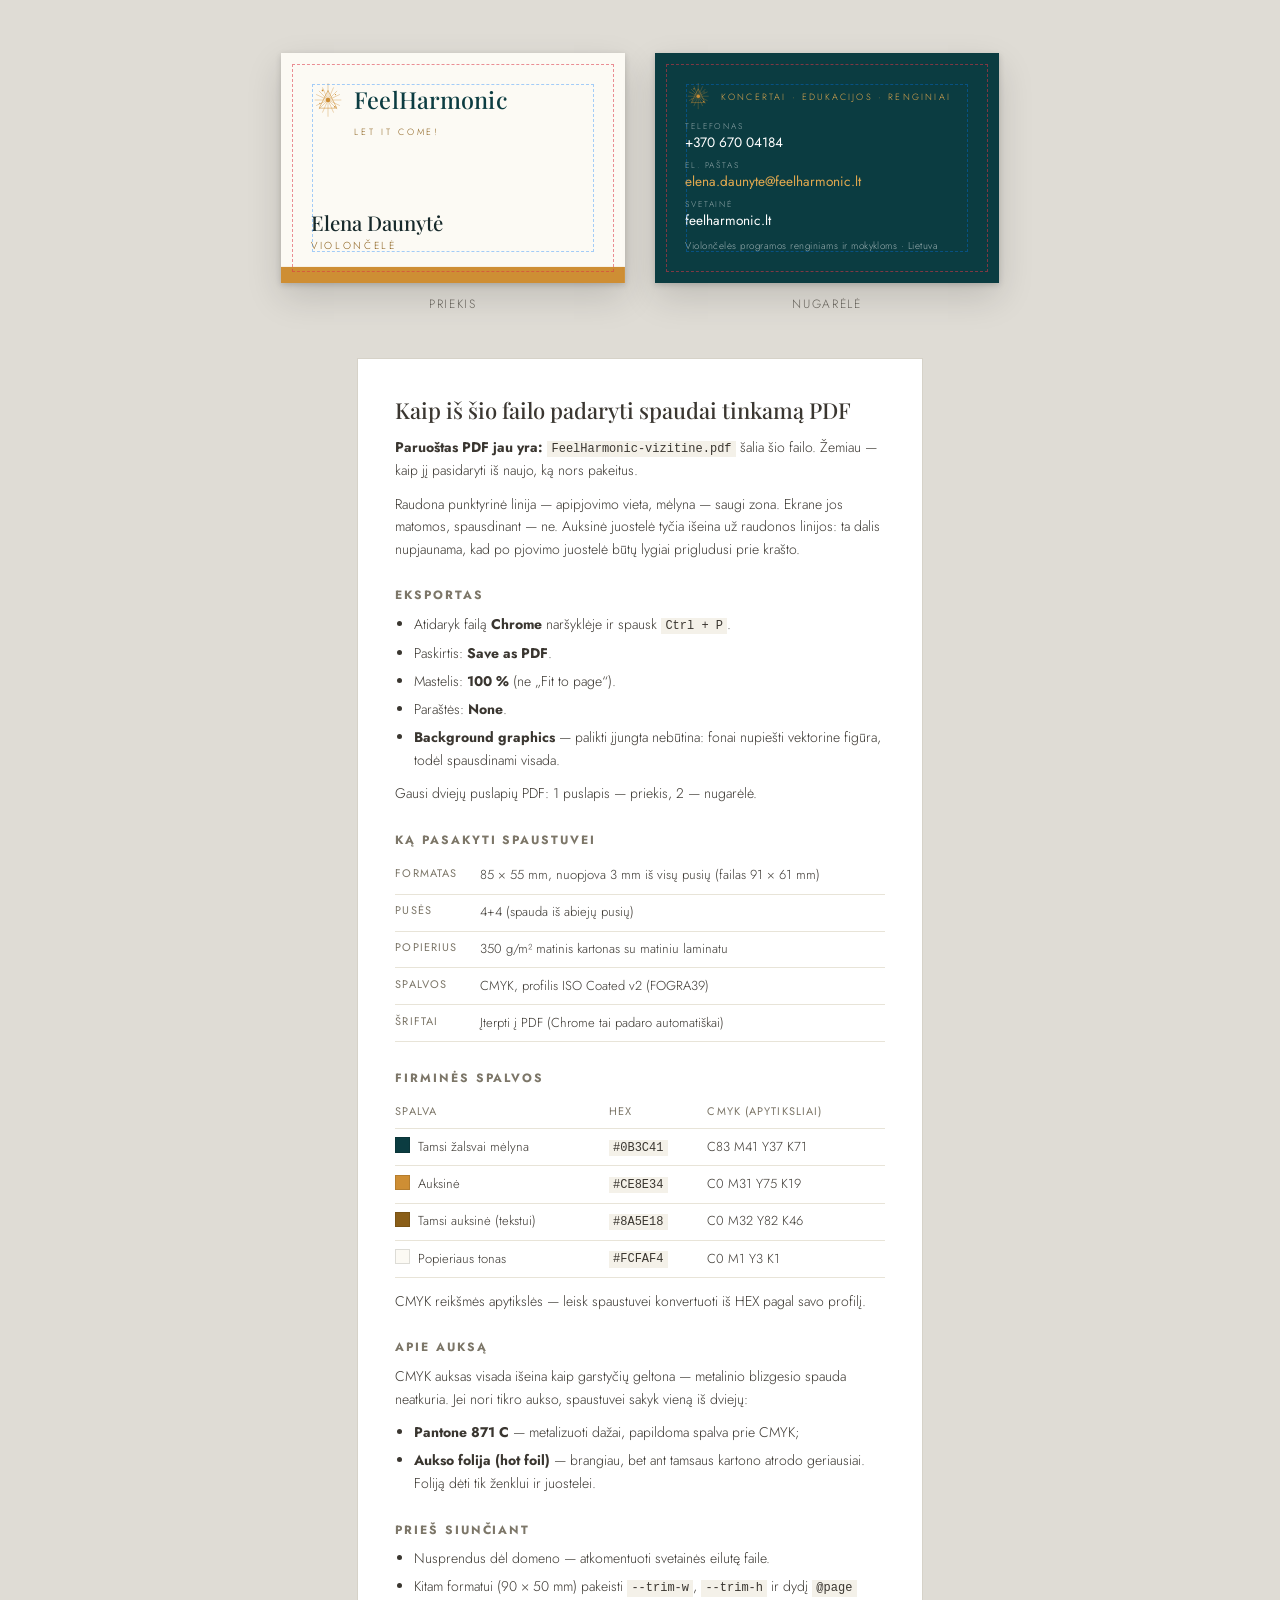
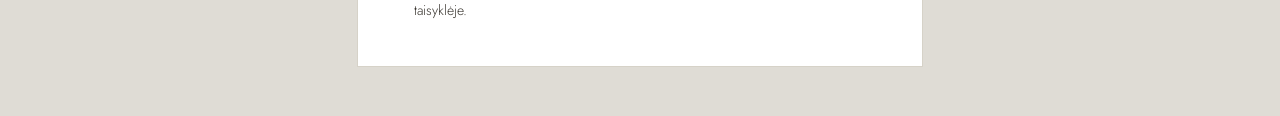
<file: spauda/vizitine.html>
<!doctype html>
<html lang="lt">
<head>
<meta charset="utf-8">
<meta name="viewport" content="width=device-width, initial-scale=1">
<title>FeelHarmonic — vizitinė kortelė spaudai</title>
<meta name="robots" content="noindex">
<link rel="preconnect" href="https://fonts.googleapis.com">
<link rel="preconnect" href="https://fonts.gstatic.com" crossorigin>
<link rel="stylesheet" href="https://fonts.googleapis.com/css2?family=Jost:wght@300;400;500&family=Playfair+Display:ital,wght@0,500;1,500&display=swap">

<style>
/* =====================================================================
   FeelHarmonic — vizitinė kortelė
   Formatas: 85 × 55 mm + 3 mm nuopjova (bleed) = 91 × 61 mm
   Saugi zona: 5 mm nuo apipjovimo linijos
   ---------------------------------------------------------------------
   Kitas formatas (90 × 50 mm): pakeisk --trim-w/--trim-h ŽEMIAU ir
   dydžius @page taisyklėje (jos negali naudoti kintamųjų).
   ===================================================================== */

:root{
  --trim-w:85mm;
  --trim-h:55mm;
  --bleed:3mm;
  --safe:5mm;

  --teal:#0B3C41;
  --teal-deep:#072B2F;
  --gold:#CE8E34;
  --gold-lt:#E2A94F;
  --gold-ink:#8A5E18;
  --cream:#F6F1E6;
  --paper:#FCFAF4;
  --ink:#16292B;
  --muted:#5A6E71;

  --serif:"Playfair Display",Georgia,serif;
  --sans:"Jost",system-ui,Arial,sans-serif;
}

*{box-sizing:border-box;-webkit-print-color-adjust:exact;print-color-adjust:exact}

body{
  margin:0;background:#DFDCD5;
  font-family:var(--sans);font-weight:300;color:var(--ink);
}

/* ---------- kortelė ---------- */

.card{
  position:relative;
  width:calc(var(--trim-w) + var(--bleed) * 2);
  height:calc(var(--trim-h) + var(--bleed) * 2);
  overflow:hidden;
}
.card__inner{
  position:absolute;
  inset:calc(var(--bleed) + var(--safe));
  display:flex;flex-direction:column;justify-content:space-between;
}

/* fonas piesiamas SVG figura, ne CSS fonu — taip jis spausdinamas
   visada, net jei naršyklėje išjungta „Background graphics“ */
.bg{position:absolute;inset:0;width:100%;height:100%;display:block}

/* ženklas */
.mk .ray{stroke:var(--gold);stroke-width:1.1;stroke-linecap:round}
.mk .tri{fill:none;stroke:var(--gold);stroke-width:1.6}
.mk .dot{fill:var(--gold)}

/* ---------- priekinė pusė ---------- */

.front{background:var(--paper)}


.logo{display:flex;align-items:center;gap:2.4mm}
.logo svg{width:9mm;height:9mm;flex:none}
.logo b{
  font-family:var(--serif);font-weight:500;font-size:6.2mm;
  letter-spacing:.005em;line-height:1;color:var(--teal);
}

.person{display:grid;gap:1.2mm}
.person__name{
  font-family:var(--serif);font-weight:500;font-size:5.4mm;
  line-height:1;color:var(--ink);margin:0;
}
.person__role{
  font-size:2.7mm;letter-spacing:.26em;text-transform:uppercase;
  color:var(--gold-ink);margin:0;
}
.person__tag{
  font-size:2.4mm;letter-spacing:.3em;text-transform:uppercase;
  color:var(--gold-ink);margin:2mm 0 0 11.4mm;
}

/* ---------- galinė pusė ---------- */

.back{background:var(--teal);color:#fff}

.back__top{display:flex;align-items:center;gap:2.4mm}
.back__top svg{width:7mm;height:7mm;flex:none}
.back__label{
  font-size:2.4mm;letter-spacing:.24em;text-transform:uppercase;
  color:var(--gold-lt);
}

.contacts{display:grid;gap:2.3mm}
.contact{display:grid;gap:.5mm}
.contact__k{
  font-size:2.2mm;letter-spacing:.22em;text-transform:uppercase;
  color:rgba(255,255,255,.55);
}
.contact__v{font-size:3.6mm;line-height:1.2;color:#fff;font-weight:400}
.contact__v.gold{color:var(--gold-lt)}

.back__foot{
  font-size:2.6mm;letter-spacing:.05em;color:rgba(255,255,255,.6);margin:0;
}

/* ---------- ekrano peržiūra (spausdinant nematoma) ---------- */

.guide{position:absolute;inset:var(--bleed);border:.2mm dashed rgba(220,53,69,.55);pointer-events:none}
.guide::after{content:"";position:absolute;inset:var(--safe);border:.2mm dashed rgba(0,120,255,.35)}

.workspace{padding:14mm 10mm;display:grid;gap:12mm;justify-items:center}
.pair{display:grid;gap:8mm;justify-items:center}
@media(min-width:820px){.pair{grid-template-columns:auto auto;align-items:start}}
.stack{display:grid;gap:3mm;justify-items:center;margin:0}
.stack figcaption{font-size:12px;letter-spacing:.14em;text-transform:uppercase;color:#6B675F}
.card{box-shadow:0 2px 6px rgba(0,0,0,.16),0 14px 34px rgba(0,0,0,.14)}

.notes{
  max-width:150mm;background:#fff;border:1px solid #D6D2C8;
  padding:9mm 10mm;font-size:14px;line-height:1.6;color:#3A3630;
}
.notes h1{font-family:var(--serif);font-weight:500;font-size:22px;margin:0 0 2mm}
.notes h2{font-size:12px;letter-spacing:.16em;text-transform:uppercase;color:#7C7668;margin:7mm 0 2mm}
.notes p{margin:0 0 3mm}
.notes ul{margin:0 0 3mm;padding-left:5mm}
.notes li{margin-bottom:1.5mm}
.notes table{border-collapse:collapse;width:100%;font-size:13px;margin-bottom:3mm}
.notes th,.notes td{text-align:left;padding:2mm 3mm 2mm 0;border-bottom:1px solid #E8E4D8;vertical-align:top}
.notes th{color:#7C7668;font-size:11px;letter-spacing:.1em;text-transform:uppercase;font-weight:400}
.swatch{display:inline-block;width:4mm;height:4mm;vertical-align:-.5mm;margin-right:2mm;border:1px solid rgba(0,0,0,.12)}
.notes code{background:#F4F1E9;padding:.1em .35em;font-size:12px}

/* ---------- SPAUDA ---------- */

@page{
  size: 91mm 61mm;   /* 85 × 55 + 3 mm nuopjova iš kiekvienos pusės */
  margin: 0;
}

@media print{
  body{background:#fff}
  .workspace{padding:0;gap:0;display:block}
  .pair,.stack{display:block;gap:0}
  .stack figcaption,.notes,.guide{display:none !important}
  .card{box-shadow:none;break-after:page;page-break-after:always;margin:0}
  .card:last-of-type{break-after:auto;page-break-after:auto}
}
</style>
</head>
<body>

<svg width="0" height="0" style="position:absolute" aria-hidden="true">
  <symbol id="mark" viewBox="0 0 100 100">
    <g class="mk">
      <g class="ray">
        <line x1="50" y1="2"  x2="50" y2="98"/>
        <line x1="12" y1="50" x2="88" y2="50"/>
        <line x1="24" y1="24" x2="76" y2="76"/>
        <line x1="76" y1="24" x2="24" y2="76"/>
        <line x1="34" y1="14" x2="66" y2="86"/>
        <line x1="66" y1="14" x2="34" y2="86"/>
        <line x1="16" y1="34" x2="84" y2="66"/>
        <line x1="84" y1="34" x2="16" y2="66"/>
      </g>
      <path class="tri" d="M50 22 L76 74 L24 74 Z"/>
      <circle class="dot" cx="50" cy="50" r="6.4"/>
      <circle class="dot" cx="34" cy="22" r="2.6"/>
      <circle class="dot" cx="72" cy="34" r="1.8"/>
      <circle class="dot" cx="70" cy="70" r="2.4"/>
      <circle class="dot" cx="26" cy="60" r="1.6"/>
    </g>
  </symbol>
</svg>

<div class="workspace">

  <div class="pair">
    <figure class="stack">
      <div class="card front">
        <svg class="bg" viewBox="0 0 91 61" preserveAspectRatio="none" aria-hidden="true"><rect width="91" height="61" fill="#FCFAF4"/><rect y="56.6" width="91" height="4.4" fill="#CE8E34"/></svg>
        <div class="card__inner">
          <div>
            <div class="logo">
              <svg><use href="#mark"/></svg>
              <b>FeelHarmonic</b>
            </div>
            <p class="person__tag">Let it come!</p>
          </div>
          <div class="person">
            <p class="person__name">Elena Daunytė</p>
            <p class="person__role">Violončelė</p>
          </div>
        </div>
        <div class="guide"></div>
      </div>
      <figcaption>Priekis</figcaption>
    </figure>

    <figure class="stack">
      <div class="card back">
        <svg class="bg" viewBox="0 0 91 61" preserveAspectRatio="none" aria-hidden="true"><rect width="91" height="61" fill="#0B3C41"/></svg>
        <div class="card__inner">
          <div class="back__top">
            <svg><use href="#mark"/></svg>
            <span class="back__label">Koncertai · Edukacijos · Renginiai</span>
          </div>

          <div class="contacts">
            <div class="contact">
              <span class="contact__k">Telefonas</span>
              <span class="contact__v">+370 670 04184</span>
            </div>
            <div class="contact">
              <span class="contact__k">El. paštas</span>
              <span class="contact__v gold">elena.daunyte@feelharmonic.lt</span>
            </div>
            <div class="contact">
              <span class="contact__k">Svetainė</span>
              <span class="contact__v">feelharmonic.lt</span>
            </div>
          </div>

          <p class="back__foot">Violončelės programos renginiams ir mokykloms · Lietuva</p>
        </div>
        <div class="guide"></div>
      </div>
      <figcaption>Nugarėlė</figcaption>
    </figure>
  </div>

  <div class="notes">
    <h1>Kaip iš šio failo padaryti spaudai tinkamą PDF</h1>
    <p><strong>Paruoštas PDF jau yra:</strong> <code>FeelHarmonic-vizitine.pdf</code> šalia šio failo. Žemiau — kaip jį pasidaryti iš naujo, ką nors pakeitus.</p>
    <p>Raudona punktyrinė linija — apipjovimo vieta, mėlyna — saugi zona. Ekrane jos matomos, spausdinant — ne. Auksinė juostelė tyčia išeina už raudonos linijos: ta dalis nupjaunama, kad po pjovimo juostelė būtų lygiai prigludusi prie krašto.</p>

    <h2>Eksportas</h2>
    <ul>
      <li>Atidaryk failą <strong>Chrome</strong> naršyklėje ir spausk <code>Ctrl + P</code>.</li>
      <li>Paskirtis: <strong>Save as PDF</strong>.</li>
      <li>Mastelis: <strong>100 %</strong> (ne „Fit to page“).</li>
      <li>Paraštės: <strong>None</strong>.</li>
      <li><strong>Background graphics</strong> — palikti įjungta nebūtina: fonai nupiešti vektorine figūra, todėl spausdinami visada.</li>
    </ul>
    <p>Gausi dviejų puslapių PDF: 1 puslapis — priekis, 2 — nugarėlė.</p>

    <h2>Ką pasakyti spaustuvei</h2>
    <table>
      <tr><th>Formatas</th><td>85 × 55 mm, nuopjova 3 mm iš visų pusių (failas 91 × 61 mm)</td></tr>
      <tr><th>Pusės</th><td>4+4 (spauda iš abiejų pusių)</td></tr>
      <tr><th>Popierius</th><td>350 g/m² matinis kartonas su matiniu laminatu</td></tr>
      <tr><th>Spalvos</th><td>CMYK, profilis ISO Coated v2 (FOGRA39)</td></tr>
      <tr><th>Šriftai</th><td>Įterpti į PDF (Chrome tai padaro automatiškai)</td></tr>
    </table>

    <h2>Firminės spalvos</h2>
    <table>
      <tr><th>Spalva</th><th>HEX</th><th>CMYK (apytiksliai)</th></tr>
      <tr><td><span class="swatch" style="background:#0B3C41"></span>Tamsi žalsvai mėlyna</td><td><code>#0B3C41</code></td><td>C83 M41 Y37 K71</td></tr>
      <tr><td><span class="swatch" style="background:#CE8E34"></span>Auksinė</td><td><code>#CE8E34</code></td><td>C0 M31 Y75 K19</td></tr>
      <tr><td><span class="swatch" style="background:#8A5E18"></span>Tamsi auksinė (tekstui)</td><td><code>#8A5E18</code></td><td>C0 M32 Y82 K46</td></tr>
      <tr><td><span class="swatch" style="background:#FCFAF4"></span>Popieriaus tonas</td><td><code>#FCFAF4</code></td><td>C0 M1 Y3 K1</td></tr>
    </table>
    <p>CMYK reikšmės apytikslės — leisk spaustuvei konvertuoti iš HEX pagal savo profilį.</p>

    <h2>Apie auksą</h2>
    <p>CMYK auksas visada išeina kaip garstyčių geltona — metalinio blizgesio spauda neatkuria. Jei nori tikro aukso, spaustuvei sakyk vieną iš dviejų:</p>
    <ul>
      <li><strong>Pantone 871 C</strong> — metalizuoti dažai, papildoma spalva prie CMYK;</li>
      <li><strong>Aukso folija (hot foil)</strong> — brangiau, bet ant tamsaus kartono atrodo geriausiai. Foliją dėti tik ženklui ir juostelei.</li>
    </ul>

    <h2>Prieš siunčiant</h2>
    <ul>
      <li>Nusprendus dėl domeno — atkomentuoti svetainės eilutę faile.</li>
      <li>Kitam formatui (90 × 50 mm) pakeisti <code>--trim-w</code>, <code>--trim-h</code> ir dydį <code>@page</code> taisyklėje.</li>
    </ul>
  </div>

</div>
</body>
</html>
</file>
